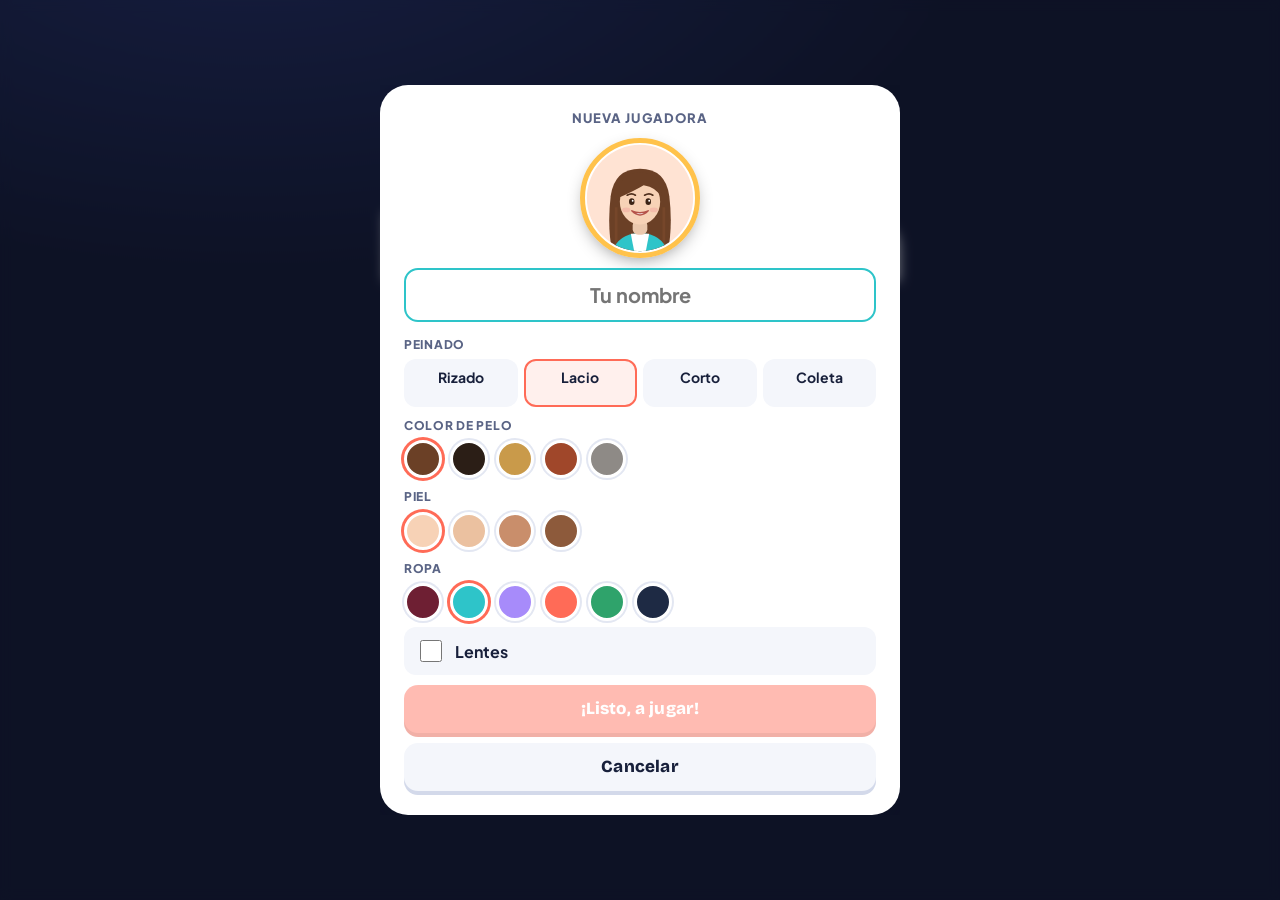
<file: index.html>
<!doctype html>
<html lang="es">
<head>
  <meta charset="utf-8">
  <meta name="viewport" content="width=device-width, initial-scale=1, viewport-fit=cover">
  <meta name="theme-color" content="#141B33">
  <meta name="apple-mobile-web-app-capable" content="yes">
  <meta name="apple-mobile-web-app-status-bar-style" content="black-translucent">
  <title>La Directora</title>
  <link rel="manifest" href="manifest.json">
  <link rel="apple-touch-icon" href="icons/apple-touch-icon.png">
  <link rel="icon" href="icons/icon.svg" type="image/svg+xml">
  <link rel="preconnect" href="https://fonts.googleapis.com">
  <link rel="stylesheet" href="https://fonts.googleapis.com/css2?family=Bricolage+Grotesque:opsz,wght@12..96,600;12..96,800&family=Plus+Jakarta+Sans:wght@400;500;700;800&display=swap">
  <link rel="stylesheet" href="css/styles.css">
</head>
<body>
  <div id="app"></div>
  <div id="overlay"></div>
  <canvas id="confetti" aria-hidden="true"></canvas>
  <script type="module" src="js/main.js"></script>
</body>
</html>
</file>
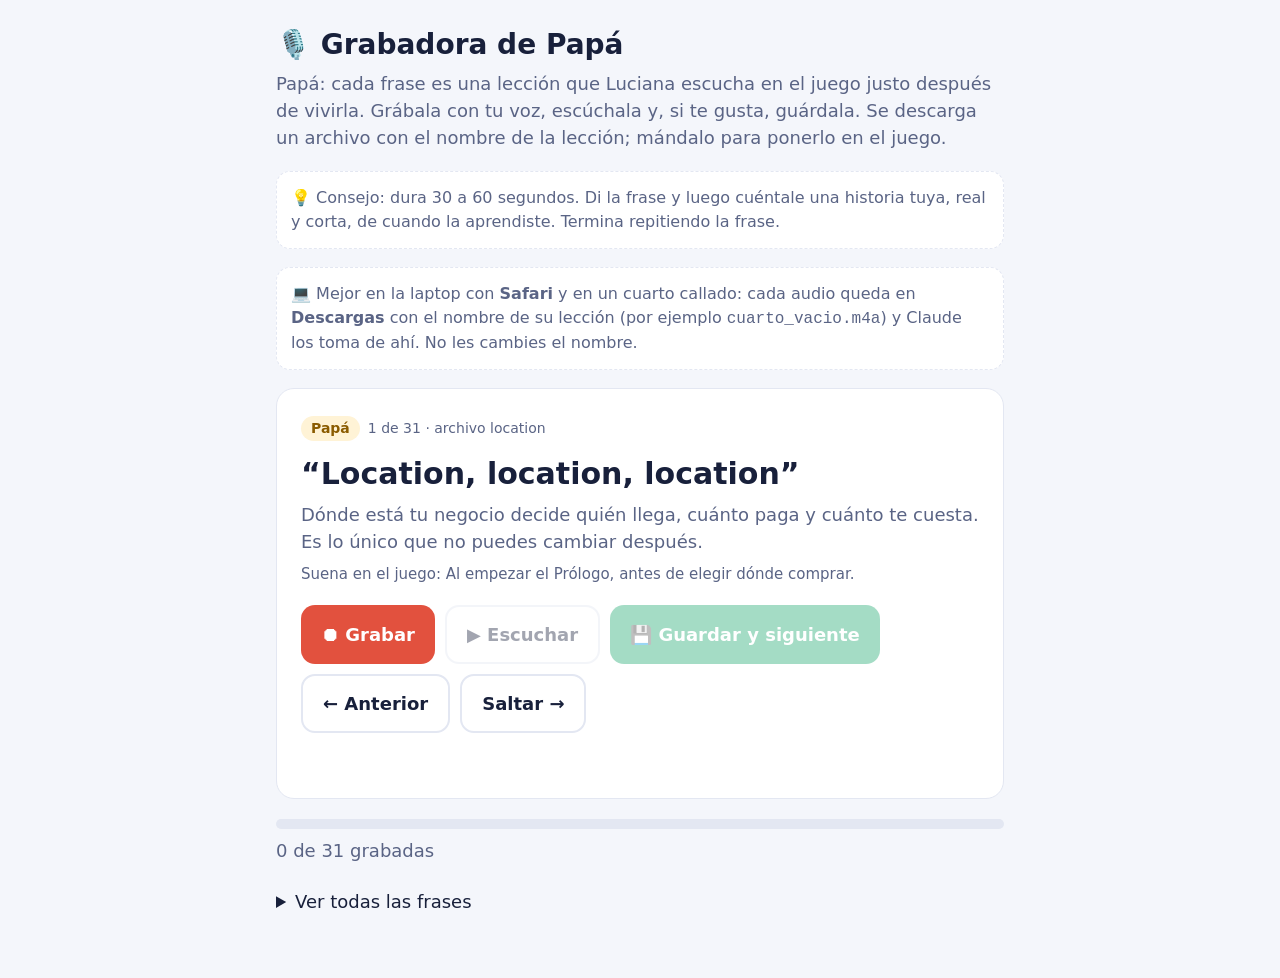
<file: grabar.html>
<!doctype html>
<html lang="es">
<head>
<meta charset="utf-8">
<meta name="viewport" content="width=device-width, initial-scale=1">
<title>Grabadora del Consejo</title>
<style>
  :root { --bg: #F4F6FB; --ink: #18203B; --muted: #5A6485; --card: #fff; --line: #E3E7F2; --coral: #FF6B57; --green: #1FA971; --red: #E2513E; }
  @media (prefers-color-scheme: dark) { :root:not([data-theme="light"]) { --bg: #141B33; --ink: #F1F3FA; --muted: #A9B3D6; --card: #1E2747; --line: #2A3560; } }
  :root[data-theme="dark"] { --bg: #141B33; --ink: #F1F3FA; --muted: #A9B3D6; --card: #1E2747; --line: #2A3560; }
  * { box-sizing: border-box; }
  body { margin: 0; background: var(--bg); color: var(--ink); font: 18px/1.5 -apple-system, system-ui, sans-serif; }
  main { max-width: 760px; margin: 0 auto; padding: 24px 16px 64px; }
  h1 { margin: 0 0 4px; font-size: 28px; }
  .sub { color: var(--muted); margin: 0 0 20px; }
  .card { background: var(--card); border: 1px solid var(--line); border-radius: 18px; padding: 24px; }
  .who { display: inline-block; font-size: 14px; font-weight: 700; padding: 2px 10px; border-radius: 99px; background: #FFF3D6; color: #8A5B00; }
  .num { color: var(--muted); font-size: 14px; margin-left: 8px; }
  .phrase { font-size: 30px; font-weight: 800; line-height: 1.25; margin: 14px 0 8px; }
  .meaning { color: var(--muted); margin: 0 0 8px; }
  .when { color: var(--muted); font-size: 15px; margin: 0 0 20px; }
  .row { display: flex; flex-wrap: wrap; gap: 10px; }
  button { font: inherit; font-weight: 700; border: 0; border-radius: 14px; padding: 14px 20px; cursor: pointer; color: #fff; background: var(--coral); min-height: 56px; }
  button.secondary { background: transparent; color: var(--ink); border: 2px solid var(--line); }
  button.rec { background: var(--red); }
  button.save { background: var(--green); }
  button:disabled { opacity: .4; cursor: default; }
  .status { margin-top: 14px; color: var(--muted); min-height: 1.5em; }
  .bar { height: 10px; background: var(--line); border-radius: 99px; overflow: hidden; margin: 20px 0 8px; }
  .bar div { height: 100%; background: var(--green); width: 0; }
  .tip { background: var(--card); border: 1px dashed var(--line); border-radius: 14px; padding: 14px; color: var(--muted); font-size: 16px; margin-bottom: 18px; }
  details { margin-top: 24px; }
  ol { padding-left: 24px; }
  li.done { color: var(--muted); text-decoration: line-through; }
  li { cursor: pointer; }
</style>
</head>
<body>
<main>
  <h1 id="title">🎙️ Grabadora del Consejo</h1>
  <p class="sub">Papá: cada frase es una lección que Luciana escucha en el juego justo después de vivirla. Grábala con tu voz, escúchala y, si te gusta, guárdala. Se descarga un archivo con el nombre de la lección; mándalo para ponerlo en el juego.</p>
  <div class="tip">💡 Consejo: dura 30 a 60 segundos. Di la frase y luego cuéntale una historia tuya, real y corta, de cuando la aprendiste. Termina repitiendo la frase.</div>
  <div class="tip">💻 Mejor en la laptop con <b>Safari</b> y en un cuarto callado: cada audio queda en <b>Descargas</b> con el nombre de su lección (por ejemplo <code>cuarto_vacio.m4a</code>) y Claude los toma de ahí. No les cambies el nombre.</div>
  <div id="wrong" class="tip" style="display:none;border-color:var(--red);color:var(--ink)">⚠️ Este navegador graba en un formato que el iPhone no reproduce. Abre esta página en <b>Safari</b>.</div>

  <div class="card">
    <span id="who" class="who"></span><span id="num" class="num"></span>
    <div id="phrase" class="phrase"></div>
    <p id="meaning" class="meaning"></p>
    <p id="when" class="when"></p>
    <div class="row">
      <button id="rec" class="rec">⏺ Grabar</button>
      <button id="play" class="secondary" disabled>▶ Escuchar</button>
      <button id="save" class="save" disabled>💾 Guardar y siguiente</button>
    </div>
    <div class="row" style="margin-top:10px">
      <button id="prev" class="secondary">← Anterior</button>
      <button id="skip" class="secondary">Saltar →</button>
    </div>
    <div id="status" class="status"></div>
  </div>

  <div class="bar"><div id="bar"></div></div>
  <div id="count" class="sub"></div>

  <details>
    <summary>Ver todas las frases</summary>
    <ol id="list"></ol>
  </details>
</main>

<script type="module">
import { LESSONS } from './js/data/lessons.js';
import { BOARD } from './js/data/world.js';

// Solo Papá graba: las lecciones de Alma y Marcela se leen en pantalla.
const QUIEN = (new URLSearchParams(location.search).get('quien') || 'papa').toLowerCase();
const F = LESSONS.filter((l) => !BOARD[QUIEN] || l.by === QUIEN);
const KEY = 'grabadora.directora.hechas';
let done = {};
try { done = JSON.parse(localStorage.getItem(KEY)) || {}; } catch (e) {}
const saveDone = () => { try { localStorage.setItem(KEY, JSON.stringify(done)); } catch (e) {} };

let i = Math.max(0, F.findIndex((f) => !done[f.id]));
let recorder = null, chunks = [], blob = null, stream = null;
const $ = (id) => document.getElementById(id);
// Safari graba en .m4a (se oye en todos lados); Chrome en .webm.
const MIME = ['audio/mp4', 'audio/webm;codecs=opus', 'audio/webm'].find((m) => window.MediaRecorder && MediaRecorder.isTypeSupported(m)) || '';
const EXT = MIME.includes('mp4') ? 'm4a' : 'webm';

if (EXT === 'webm') $('wrong').style.display = 'block';
if (BOARD[QUIEN]) $('title').textContent = `🎙️ Grabadora de ${BOARD[QUIEN].name}`;

function show() {
  const f = F[i];
  const n = F.filter((x) => done[x.id]).length;
  $('bar').style.width = (100 * n) / F.length + '%';
  $('count').textContent = `${n} de ${F.length} grabadas`;
  $('list').innerHTML = F.map((x, k) => `<li data-k="${k}" class="${done[x.id] ? 'done' : ''}">${BOARD[x.by].name} · “${x.phrase}”</li>`).join('');
  if (!f) { $('phrase').textContent = '¡Terminaste todas! Gracias. Avísale a Claude: los audios están en tu carpeta Descargas. 💛'; $('meaning').textContent = ''; $('when').textContent = ''; $('rec').disabled = true; return; }
  $('who').textContent = BOARD[f.by].name;
  $('num').textContent = `${i + 1} de ${F.length} · archivo ${f.id}`;
  $('phrase').textContent = `“${f.phrase}”`;
  $('meaning').textContent = f.meaning;
  $('when').textContent = `Suena en el juego: ${f.when}`;
  $('status').textContent = '';
  blob = null;
  $('play').disabled = $('save').disabled = true;
  $('rec').disabled = false;
}

$('rec').onclick = async () => {
  if (recorder && recorder.state === 'recording') { recorder.stop(); return; }
  if (!navigator.mediaDevices || !window.MediaRecorder) {
    $('status').textContent = 'Esta página no puede usar el micrófono aquí. Ábrela desde la dirección https del juego (GitHub).';
    return;
  }
  try {
    stream = await navigator.mediaDevices.getUserMedia({ audio: { echoCancellation: true, noiseSuppression: true } });
    chunks = [];
    recorder = new MediaRecorder(stream, MIME ? { mimeType: MIME } : undefined);
  } catch (e) { $('status').textContent = 'No se pudo usar el micrófono. Revisa el permiso del navegador.'; return; }
  recorder.ondataavailable = (e) => chunks.push(e.data);
  recorder.onstop = () => {
    stream.getTracks().forEach((t) => t.stop());
    blob = new Blob(chunks, { type: recorder.mimeType });
    $('rec').textContent = '⏺ Grabar otra vez';
    $('play').disabled = $('save').disabled = false;
    $('status').textContent = 'Escúchala. Si te gusta, guárdala.';
  };
  recorder.start();
  $('rec').textContent = '⏹ Parar';
  $('status').textContent = 'Grabando… di la frase y tu historia, luego toca Parar.';
};
$('play').onclick = () => { if (blob) new Audio(URL.createObjectURL(blob)).play(); };
$('save').onclick = () => {
  const f = F[i];
  const a = document.createElement('a');
  a.href = URL.createObjectURL(blob);
  a.download = `${f.id}.${EXT}`;
  a.click();
  done[f.id] = true; saveDone();
  $('rec').textContent = '⏺ Grabar';
  i++;
  show();
};
$('skip').onclick = () => { i = Math.min(F.length, i + 1); $('rec').textContent = '⏺ Grabar'; show(); };
$('prev').onclick = () => { i = Math.max(0, i - 1); $('rec').textContent = '⏺ Grabar'; show(); };
$('list').onclick = (e) => { const li = e.target.closest('li'); if (li) { i = +li.dataset.k; show(); scrollTo(0, 0); } };
show();
</script>
</body>
</html>
</file>
<file: css/styles.css>
/* La Directora — game UI. Dark twilight shell, bright cards, one coral action color. */
:root {
  --night: #141B33;
  --night-2: #1E2747;
  --night-3: #2A3560;
  --paper: #FFFFFF;
  --paper-2: #F4F6FB;
  --ink: #18203B;
  --ink-2: #5A6485;
  --line: #E3E7F2;
  --coral: #FF6B57;
  --coral-dark: #E2513E;
  --aqua: #2EC4C9;
  --sun: #FFC24B;
  --mint: #4FD69C;
  --lilac: #A78BFA;
  --rose: #FF8FB1;
  --good: #1FA971;
  --bad: #E2513E;
  --warn: #D98E04;
  --f-display: "Bricolage Grotesque", "Avenir Next", system-ui, sans-serif;
  --f-body: "Plus Jakarta Sans", "Avenir Next", "Segoe UI", system-ui, sans-serif;
  --r-lg: 22px;
  --r-md: 16px;
  --r-sm: 12px;
  --shadow: 0 10px 30px -12px rgba(10, 16, 40, .45);
  --shadow-pop: 0 4px 0 rgba(0, 0, 0, .18);
  color-scheme: dark;
}

* { box-sizing: border-box; }
html, body { height: 100%; }
body {
  margin: 0;
  background: radial-gradient(1200px 600px at 20% -10%, #2B3A7A 0%, transparent 60%), var(--night);
  color: #fff;
  font-family: var(--f-body);
  font-size: 16px;
  line-height: 1.45;
  -webkit-font-smoothing: antialiased;
  -webkit-tap-highlight-color: transparent;
  overscroll-behavior: none;
}
#app { min-height: 100%; overflow-x: clip; padding: env(safe-area-inset-top) env(safe-area-inset-right) env(safe-area-inset-bottom) env(safe-area-inset-left); }
button { font: inherit; color: inherit; cursor: pointer; border: 0; background: none; }
button:disabled { cursor: not-allowed; opacity: .45; }
:focus-visible { outline: 3px solid var(--sun); outline-offset: 2px; border-radius: 10px; }
h1, h2, h3, h4 { font-family: var(--f-display); margin: 0; line-height: 1.1; text-wrap: balance; }
p { margin: 0; }
.num { font-variant-numeric: tabular-nums; }
.muted { color: var(--ink-2); }
.on-dark .muted, .muted-dark { color: #A9B3D6; }

/* ---------- Buttons ---------- */
.btn {
  display: inline-flex; align-items: center; justify-content: center; gap: 8px;
  min-height: 48px; padding: 0 22px; border-radius: 14px;
  font-family: var(--f-display); font-weight: 800; font-size: 17px; letter-spacing: .01em;
  transition: transform .08s ease, box-shadow .08s ease, filter .15s;
  user-select: none;
}
.btn:active:not(:disabled) { transform: translateY(3px); box-shadow: none; }
.btn-primary { background: var(--coral); color: #fff; box-shadow: 0 4px 0 var(--coral-dark); }
.btn-primary:hover:not(:disabled) { filter: brightness(1.05); }
.btn-secondary { background: var(--paper-2); color: var(--ink); box-shadow: 0 4px 0 #D3D9EA; }
.btn-ghost { background: rgba(255,255,255,.1); color: #fff; box-shadow: 0 4px 0 rgba(0,0,0,.25); }
.btn-big { min-height: 58px; font-size: 20px; padding: 0 30px; border-radius: 18px; }
.btn-block { width: 100%; }
.icon-btn {
  width: 44px; height: 44px; border-radius: 14px; display: grid; place-items: center;
  background: rgba(255,255,255,.1); font-size: 20px; position: relative;
}
.icon-btn .dot { position: absolute; top: 6px; right: 6px; width: 10px; height: 10px; border-radius: 50%; background: var(--coral); border: 2px solid var(--night); }

/* ---------- Title screen ---------- */
.title-screen { min-height: 100vh; display: grid; grid-template-rows: auto 1fr; position: relative; overflow: hidden; }
.title-scene { width: min(720px, 100%); margin: 0 auto; padding: max(14px, env(safe-area-inset-top)) 14px 0; }
.title-scene svg { width: 100%; height: auto; max-height: 52vh; display: block; border-radius: 28px; box-shadow: 0 30px 60px -30px rgba(255, 140, 105, .55); }
.title-content {
  position: relative; z-index: 1; align-self: start; padding: 22px max(20px, env(safe-area-inset-left)) 40px;
  display: grid; gap: 16px; justify-items: center; text-align: center;
}
.logo { font-family: var(--f-display); font-weight: 800; font-size: clamp(54px, 11vw, 104px); letter-spacing: -.03em; line-height: .9; }
.logo span { display: block; font-size: .32em; letter-spacing: .28em; font-weight: 600; color: var(--sun); margin-bottom: 8px; }
.title-sub { color: #C7CFEA; max-width: 34ch; font-size: 17px; }
.saying { background: rgba(255,255,255,.08); border: 1px solid rgba(255,255,255,.12); border-radius: 16px; padding: 10px 16px; max-width: 360px; display: grid; gap: 2px; }
.saying small { color: var(--sun); font-weight: 800; font-size: 12px; }
.saying b { font-family: var(--f-display); font-size: 18px; }
.title-actions { display: grid; gap: 12px; width: min(360px, 100%); }
.title-foot { display: flex; gap: 10px; justify-content: center; }

/* ---------- Shell ---------- */
.shell { min-height: 100vh; display: grid; grid-template-rows: auto 1fr; grid-template-columns: minmax(0, 1fr); }
.topbar {
  display: flex; align-items: center; gap: 12px; flex-wrap: wrap;
  padding: 10px max(14px, env(safe-area-inset-left)) 10px max(14px, env(safe-area-inset-right));
  background: rgba(20,27,51,.85); backdrop-filter: blur(10px); -webkit-backdrop-filter: blur(10px);
  position: sticky; top: 0; z-index: 5; border-bottom: 1px solid rgba(255,255,255,.06);
}
.brand { display: flex; flex-direction: column; min-width: 0; }
.brand b { font-family: var(--f-display); font-size: 20px; white-space: nowrap; overflow: hidden; text-overflow: ellipsis; }
.brand small { color: #A9B3D6; font-size: 13px; }
.chips { display: flex; gap: 8px; flex-wrap: wrap; flex: 1; justify-content: center; min-width: 0; }
.stat {
  display: flex; align-items: center; gap: 8px; padding: 6px 12px 6px 8px; border-radius: 14px;
  background: rgba(255,255,255,.08); min-width: 0;
}
.stat .ic { width: 28px; height: 28px; border-radius: 9px; display: grid; place-items: center; font-size: 15px; }
.stat b { font-size: 15px; font-variant-numeric: tabular-nums; display: block; line-height: 1.1; }
.stat small { font-size: 11px; color: #A9B3D6; display: block; line-height: 1.1; }
.stat.warn { background: rgba(255,107,87,.22); }
.actions { display: flex; gap: 8px; }

.stage {
  display: grid; grid-template-columns: minmax(0, 1.25fr) minmax(340px, 1fr); gap: 16px;
  padding: 16px max(14px, env(safe-area-inset-left)) 24px max(14px, env(safe-area-inset-right));
  align-items: start;
}
@media (max-width: 900px) { .stage { grid-template-columns: minmax(0, 1fr); } }
.scene-wrap { position: sticky; top: 84px; min-width: 0; }
@media (max-width: 900px) { .scene-wrap { position: relative; top: 0; } }
.scene { border-radius: var(--r-lg); overflow: hidden; box-shadow: var(--shadow); background: #BFE7EE; position: relative; }
.scene svg { display: block; width: 100%; height: auto; }
.scene-caption { margin-top: 10px; display: flex; gap: 14px; flex-wrap: wrap; font-size: 13px; color: #A9B3D6; }
.legend i { display: inline-block; width: 12px; height: 12px; border-radius: 4px; margin-right: 6px; vertical-align: -1px; }

/* ---------- Panel (right column) ---------- */
.panel { display: grid; gap: 14px; min-width: 0; }
.card { color-scheme: light; background: var(--paper); color: var(--ink); border-radius: var(--r-lg); padding: 18px; box-shadow: var(--shadow); min-width: 0; }
.card h3 { font-size: 22px; margin-bottom: 4px; }
.card .kicker { font-size: 12px; font-weight: 800; letter-spacing: .1em; text-transform: uppercase; color: var(--aqua); margin-bottom: 6px; display: block; }
.card-dark { background: var(--night-2); color: #fff; border: 1px solid rgba(255,255,255,.08); }
.row { display: flex; align-items: center; gap: 10px; }
.between { justify-content: space-between; }
.stack { display: grid; gap: 10px; }

/* Price rows */
.price-row { display: flex; align-items: center; justify-content: space-between; gap: 10px; padding: 12px; border-radius: var(--r-md); background: var(--paper-2); }
.price-row .name b { font-family: var(--f-display); font-size: 17px; display: block; }
.price-row .name small { color: var(--ink-2); font-size: 13px; }
.stepper { display: flex; align-items: center; gap: 6px; }
.stepper button { width: 44px; height: 44px; border-radius: 12px; background: #fff; box-shadow: 0 3px 0 #D3D9EA; font-size: 22px; font-weight: 800; color: var(--ink); }
.stepper button:active { transform: translateY(2px); box-shadow: none; }
.stepper .val { min-width: 84px; text-align: center; font-weight: 800; font-size: 18px; font-variant-numeric: tabular-nums; }
.vs-ref { font-size: 12px; font-weight: 700; padding: 2px 8px; border-radius: 99px; display: inline-block; margin-top: 3px; }
.vs-ref.hi { background: #FFE8E4; color: var(--bad); }
.vs-ref.lo { background: #E1F6EE; color: var(--good); }
.vs-ref.eq { background: #EEF1F8; color: var(--ink-2); }

/* Forecast bars */
.forecast { display: grid; grid-template-columns: repeat(7, 1fr); gap: 6px; align-items: end; height: 96px; margin-top: 10px; }
.fbar { display: grid; grid-template-rows: 1fr auto; gap: 4px; height: 100%; text-align: center; }
.fbar .b { align-self: end; border-radius: 8px 8px 4px 4px; background: var(--aqua); min-height: 6px; position: relative; }
.fbar.hot .b { background: var(--coral); }
.fbar.today .b { outline: 3px solid var(--sun); outline-offset: 2px; }
.fbar small { font-size: 11px; font-weight: 700; color: var(--ink-2); }
.cap-line { font-size: 12px; color: var(--ink-2); }

/* Projection */
.projection { display: grid; grid-template-columns: repeat(3, 1fr); gap: 8px; }
.proj { background: var(--paper-2); border-radius: var(--r-sm); padding: 10px; min-width: 0; }
.proj small { display: block; font-size: 11px; color: var(--ink-2); font-weight: 700; text-transform: uppercase; letter-spacing: .05em; }
.proj b { font-size: 18px; font-variant-numeric: tabular-nums; }
.alert { border-radius: var(--r-sm); padding: 10px 12px; font-size: 14px; font-weight: 600; display: flex; gap: 8px; align-items: flex-start; }
.alert.bad { background: #FFE8E4; color: #9E2E1F; }
.alert.good { background: #E1F6EE; color: #11744B; }
.alert.info { background: #E6F7F8; color: #11686B; }

/* Staff */
.staff { display: flex; gap: 6px; flex-wrap: wrap; }
.person { width: 38px; height: 38px; border-radius: 50%; display: grid; place-items: center; font-size: 18px; background: #E9ECF6; }
.toggle { display: flex; align-items: center; gap: 10px; padding: 10px 12px; border-radius: var(--r-sm); background: var(--paper-2); cursor: pointer; }
.toggle input { width: 22px; height: 22px; accent-color: var(--coral); }

/* Event card */
.event-card { background: #fff; color: var(--ink); border-radius: 26px; padding: 22px; box-shadow: 0 14px 0 -6px var(--sun), var(--shadow); width: min(480px, 100%); }
.event-card .kind { font-size: 12px; font-weight: 800; letter-spacing: .1em; text-transform: uppercase; }
.event-card h3 { font-size: 26px; margin: 6px 0 8px; }
.event-card p { color: var(--ink-2); }
.option { width: 100%; text-align: left; border: 2px solid var(--line); border-radius: var(--r-md); padding: 12px 14px; margin-top: 10px; background: #fff; transition: border-color .15s, transform .08s; color: var(--ink); }
.option:hover { border-color: var(--aqua); }
.option:active { transform: scale(.99); }
.option b { font-family: var(--f-display); font-size: 17px; display: block; }
.fx { display: flex; gap: 6px; flex-wrap: wrap; margin-top: 6px; }
.fx span { font-size: 12px; font-weight: 800; padding: 2px 8px; border-radius: 8px; }
.fx .up { background: #E1F6EE; color: #11744B; }
.fx .dn { background: #FFE8E4; color: #9E2E1F; }
.fx .q { background: #FFF3D6; color: #8A5B00; }

/* Month progress */
.progress-card { gap: 8px; }
.days-left { text-align: center; background: rgba(255,255,255,.08); border-radius: 14px; padding: 6px 10px; line-height: 1; }
.days-left b { display: block; font-family: var(--f-display); font-size: 24px; color: var(--sun); }
.days-left small { font-size: 11px; color: #A9B3D6; }
.goal { display: grid; grid-template-columns: 46px 1fr 22px; gap: 8px; align-items: center; }
.gstars { font-size: 11px; letter-spacing: -2px; }
.gbody small { color: #C7CFEA; font-size: 12.5px; }
.gbody b { font-size: 13.5px; font-variant-numeric: tabular-nums; }
.gbar { height: 8px; border-radius: 99px; background: rgba(255,255,255,.12); overflow: hidden; margin-top: 4px; }
.gbar i { display: block; height: 100%; background: var(--aqua); border-radius: 99px; transition: width .6s ease; }
.goal.ok .gbar i { background: var(--mint); }
.gcheck { width: 22px; height: 22px; border-radius: 50%; border: 2px solid rgba(255,255,255,.25); display: grid; place-items: center; font-size: 12px; font-weight: 800; }
.goal.ok .gcheck { background: var(--mint); border-color: var(--mint); color: var(--ink); }

.challenge { display: grid; grid-template-columns: 34px 1fr; gap: 10px; align-items: center; background: rgba(255,194,75,.12); border: 1px dashed rgba(255,194,75,.5); border-radius: 14px; padding: 10px 12px; font-size: 14px; color: #fff; }
.challenge .cicon { font-size: 24px; }
.challenge small { display: block; color: var(--sun); font-weight: 800; font-size: 11.5px; text-transform: uppercase; letter-spacing: .04em; }

.ev-icon { width: 64px; height: 64px; border-radius: 20px; display: grid; place-items: center; font-size: 34px; margin-bottom: 10px; }
.review { background: #FFFBF2; border: 1px solid #F3E6D3; border-radius: 16px; padding: 12px 14px; display: grid; gap: 6px; }
.rv-head { display: grid; grid-template-columns: 36px 1fr auto; gap: 10px; align-items: center; }
.rv-ava { width: 36px; height: 36px; border-radius: 50%; background: var(--lilac); color: #fff; display: grid; place-items: center; font-weight: 800; }
.rv-head small { display: block; color: var(--ink-2); font-size: 12px; }
.rv-stars { color: #E8A600; letter-spacing: 1px; font-size: 15px; }
.review p { font-size: 15px; font-style: italic; color: #4A3B22; }
.float-money { position: absolute; left: 50%; top: 40%; transform: translate(-50%, 0); font-family: var(--f-display); font-weight: 800; font-size: clamp(30px, 7vw, 48px); padding: 6px 18px; border-radius: 16px; animation: floatUp 1.1s ease-out forwards; pointer-events: none; box-shadow: var(--shadow); }
.float-money.up { background: var(--mint); color: var(--ink); }
.float-money.down { background: var(--coral); color: #fff; }
@keyframes floatUp { 0% { opacity: 0; transform: translate(-50%, 20px) scale(.8); } 25% { opacity: 1; transform: translate(-50%, 0) scale(1.08); } 100% { opacity: 1; transform: translate(-50%, -30px) scale(1); } }
.sparkle { animation: sparkle .7s ease-out forwards; }
@keyframes sparkle { from { opacity: 1; transform: scale(.4); } to { opacity: 0; transform: scale(1.6); } }

/* Results */
.kpis { display: grid; grid-template-columns: repeat(3, 1fr); gap: 8px; }
.kpi { background: var(--paper-2); border-radius: var(--r-sm); padding: 10px; min-width: 0; }
.kpi small { display: block; font-size: 11px; color: var(--ink-2); font-weight: 800; text-transform: uppercase; letter-spacing: .05em; }
.kpi b { font-size: 20px; font-variant-numeric: tabular-nums; display: block; }
.kpi .d { font-size: 12px; font-weight: 800; }
.d.up { color: var(--good); } .d.dn { color: var(--bad); }
@media (max-width: 420px) { .kpi b, .proj b { font-size: 16px; } .kpi, .proj { padding: 8px; } .kpi small, .proj small { font-size: 10px; } }
.chain { display: flex; flex-wrap: wrap; align-items: center; gap: 6px; padding: 10px 12px; border-radius: var(--r-sm); background: var(--paper-2); }
.chain span { font-weight: 700; font-size: 14px; background: #fff; border-radius: 10px; padding: 4px 10px; box-shadow: 0 2px 0 #DCE1EE; }
.chain i { font-style: normal; font-weight: 800; color: var(--coral); }
.chain.bad { background: #FFF0ED; }
.chain.good { background: #E9F8F1; }
.pl { display: grid; gap: 4px; font-size: 14px; }
.pl .ln { display: flex; justify-content: space-between; gap: 10px; }
.pl .tot { border-top: 2px solid var(--line); padding-top: 6px; margin-top: 4px; font-weight: 800; }
details.more summary { cursor: pointer; font-weight: 700; color: var(--aqua); font-size: 14px; list-style: none; }
details.more summary::-webkit-details-marker { display: none; }

/* Botones the cat */
.botones { display: flex; gap: 12px; align-items: flex-start; }
.botones .cat { width: 54px; height: 54px; flex: none; }
.bubble { background: #fff; color: var(--ink); border-radius: 18px 18px 18px 4px; padding: 10px 14px; font-size: 15px; box-shadow: var(--shadow); font-weight: 600; }
.bubble b { color: var(--coral); }

/* Main action stays reachable with the thumb on iPhone. */
.cta-bar { position: sticky; bottom: 0; z-index: 4; padding: 10px 0 max(10px, env(safe-area-inset-bottom)); background: linear-gradient(to top, var(--night) 70%, rgba(20,27,51,0)); }

/* iPhone: compact top bar, chips scroll sideways, smaller headings. */
@media (max-width: 640px) {
  .topbar { gap: 8px; padding-top: max(8px, env(safe-area-inset-top)); }
  .brand { flex: 1; }
  .brand b { font-size: 18px; }
  .chips { order: 3; flex: 1 1 100%; width: 100%; flex-wrap: nowrap; overflow-x: auto; justify-content: flex-start; scrollbar-width: none; }
  .chips::-webkit-scrollbar { display: none; }
  .stat { flex: none; }
  .stage { padding-top: 10px; gap: 12px; }
  .card { padding: 14px; border-radius: 18px; }
  .card h3 { font-size: 20px; }
  .scene { border-radius: 18px; }
  .price-row { flex-wrap: wrap; }
  .stepper .val { min-width: 74px; }
  .page { padding-top: 14px; }
}

/* ---------- Overlay / modal ---------- */
#overlay:empty { display: none; }
#overlay {
  position: fixed; inset: 0; z-index: 50; display: grid; place-items: center; padding: 20px;
  background: rgba(10, 14, 30, .62); backdrop-filter: blur(6px); -webkit-backdrop-filter: blur(6px);
  animation: fade .2s ease;
}
.modal { width: min(520px, 100%); max-height: calc(100vh - 40px); overflow: auto; animation: pop .28s cubic-bezier(.2, 1.4, .4, 1); }
@keyframes fade { from { opacity: 0; } }
@keyframes pop { from { transform: scale(.88) translateY(12px); opacity: 0; } }
.msg-card { color-scheme: light; background: #fff; color: var(--ink); border-radius: 28px; padding: 24px; box-shadow: var(--shadow); text-align: center; display: grid; gap: 14px; justify-items: center; }
.msg-card .from { font-size: 13px; font-weight: 800; letter-spacing: .08em; text-transform: uppercase; color: var(--ink-2); }
.msg-card .quote { font-family: var(--f-display); font-size: clamp(24px, 4.6vw, 32px); font-weight: 800; line-height: 1.1; }
.msg-card .meaning { color: var(--ink-2); font-size: 16px; max-width: 40ch; }
.avatar { flex: none; width: 76px; height: 76px; border-radius: 50%; display: grid; place-items: center; font-family: var(--f-display); font-weight: 800; font-size: 30px; color: var(--ink); border: 4px solid #fff; box-shadow: 0 6px 18px -6px rgba(0,0,0,.4); }
.avatar.sm { width: 46px; height: 46px; font-size: 18px; border-width: 3px; }
.player { display: flex; align-items: center; gap: 12px; background: var(--paper-2); border-radius: 99px; padding: 6px 14px 6px 6px; width: 100%; max-width: 340px; }
.player button { width: 44px; height: 44px; border-radius: 50%; background: var(--coral); color: #fff; font-size: 16px; flex: none; }
.player .track { flex: 1; height: 8px; border-radius: 99px; background: #DCE1EE; overflow: hidden; }
.player .track i { display: block; height: 100%; width: 0; background: var(--coral); }
.lesson-head { position: relative; }
.lesson-icon { position: absolute; right: -14px; bottom: -6px; width: 40px; height: 40px; border-radius: 50%; background: #fff; display: grid; place-items: center; font-size: 22px; box-shadow: 0 4px 10px -4px rgba(0,0,0,.35); }
.why { background: #FFF6E5; color: #6B4A00; border-radius: 14px; padding: 10px 12px; font-size: 14.5px; text-align: left; width: 100%; }
.why.good { background: #E9F8F1; color: #11603F; }
.es { margin-top: -8px; color: var(--ink-2); font-style: italic; font-size: 15px; }
.tip-box { background: #EEF9FA; color: #0F5C60; border-radius: 14px; padding: 10px 12px; font-size: 14.5px; text-align: left; width: 100%; }
.level-pill { font-size: 12px; font-weight: 800; padding: 4px 10px; border-radius: 99px; background: #F0EBFF; color: #5B3FC4; }
.badge-big { font-size: 64px; line-height: 1; filter: drop-shadow(0 8px 10px rgba(0,0,0,.2)); animation: wobble 1.2s ease; }
@keyframes wobble { 30% { transform: rotate(-10deg) scale(1.15); } 60% { transform: rotate(8deg); } }

.reward-list { display: grid; gap: 8px; width: 100%; text-align: left; }
.reward-row { display: grid; grid-template-columns: 44px 1fr; gap: 10px; align-items: center; background: var(--paper-2); border-radius: 14px; padding: 10px 12px; }
.reward-row .ric { font-size: 30px; text-align: center; }
.reward-row b { display: block; font-family: var(--f-display); }
.reward-row small { color: var(--ink-2); }

#confetti { position: fixed; inset: 0; width: 100%; height: 100%; pointer-events: none; z-index: 60; }

.toast { position: fixed; left: 50%; bottom: max(20px, env(safe-area-inset-bottom)); transform: translateX(-50%); background: #fff; color: var(--ink); padding: 12px 18px; border-radius: 16px; font-weight: 700; box-shadow: var(--shadow); z-index: 70; animation: pop .25s ease; max-width: calc(100vw - 32px); }

/* ---------- Full-page screens (prologue, book, parent, board) ---------- */
.page { max-width: 1040px; margin: 0 auto; padding: 22px max(16px, env(safe-area-inset-left)) 48px max(16px, env(safe-area-inset-right)); display: grid; gap: 18px; }
.page-head { display: flex; align-items: center; gap: 12px; }
.page-head h2 { font-size: clamp(26px, 4vw, 36px); }
.steps { display: flex; gap: 6px; }
.steps i { width: 26px; height: 6px; border-radius: 99px; background: rgba(255,255,255,.18); }
.steps i.on { background: var(--sun); }
.grid3 { display: grid; grid-template-columns: repeat(3, 1fr); gap: 14px; }
.grid2 { display: grid; grid-template-columns: repeat(2, 1fr); gap: 14px; }
@media (max-width: 820px) { .grid3, .grid2 { grid-template-columns: 1fr; } }
.choice { text-align: left; background: #fff; color: var(--ink); border-radius: var(--r-lg); padding: 0; overflow: hidden; border: 3px solid transparent; box-shadow: var(--shadow); transition: transform .12s, border-color .15s; display: grid; }
.choice:hover { transform: translateY(-3px); }
.choice.sel { border-color: var(--coral); }
.choice .art { height: 120px; }
.choice .body { padding: 14px 16px 16px; display: grid; gap: 8px; }
.choice h3 { font-size: 22px; }
.facts { display: grid; gap: 4px; font-size: 14px; }
.facts .ln { display: flex; justify-content: space-between; gap: 8px; }
.facts .ln span { color: var(--ink-2); }
.facts .ln b { font-variant-numeric: tabular-nums; text-align: right; }
.seg-bars { display: grid; gap: 4px; }
.seg { display: grid; grid-template-columns: 22px 1fr 38px; gap: 6px; align-items: center; font-size: 12px; }
.seg .bar { height: 8px; background: #E9ECF6; border-radius: 99px; overflow: hidden; }
.seg .bar i { display: block; height: 100%; background: var(--lilac); }
.attr { text-align: left; background: #fff; color: var(--ink); border-radius: var(--r-md); padding: 14px; border: 3px solid transparent; box-shadow: var(--shadow); display: grid; gap: 6px; }
.attr.sel { border-color: var(--coral); }
.attr .top { display: flex; align-items: center; gap: 10px; }
.attr .top span { font-size: 28px; }
.attr .likes { display: flex; gap: 6px; flex-wrap: wrap; font-size: 12px; }
.attr .likes em { font-style: normal; padding: 2px 8px; border-radius: 8px; background: #F0EBFF; color: #5B3FC4; font-weight: 700; }
.attr .likes em.no { background: #FFE8E4; color: #9E2E1F; }
.text-input { width: 100%; min-height: 54px; border-radius: 14px; border: 2px solid var(--line); padding: 0 16px; font: inherit; font-size: 20px; font-weight: 700; color: var(--ink); background: #fff; }
.text-input:focus { outline: none; border-color: var(--aqua); }
textarea.text-input { min-height: 96px; padding: 12px 16px; font-size: 16px; font-weight: 500; resize: vertical; }

/* Lesson book */
.tabs { display: flex; gap: 8px; flex-wrap: wrap; }
.tab { padding: 10px 16px; border-radius: 12px; background: rgba(255,255,255,.08); font-weight: 800; }
.tab.on { background: #fff; color: var(--ink); }
.lesson-grid { display: grid; grid-template-columns: repeat(auto-fill, minmax(220px, 1fr)); gap: 12px; }
.lcard { border-radius: var(--r-md); padding: 14px; background: var(--night-2); border: 1px solid rgba(255,255,255,.08); display: grid; gap: 8px; align-content: start; text-align: left; min-height: 150px; }
.lcard.l1 { background: #fff; color: var(--ink); }
.lcard.l2 { background: linear-gradient(140deg, #FFFFFF, #E6F7F8); color: var(--ink); border: 2px solid var(--aqua); }
.lcard.l3 { background: linear-gradient(140deg, #FFF6DA, #FFD978); color: var(--ink); border: 2px solid #E8A600; }
.lcard .q { font-family: var(--f-display); font-weight: 800; font-size: 18px; line-height: 1.15; }
.lcard.l0 .q { color: #5F6A91; }
.lcard.review { background: rgba(255,255,255,.06); border: 2px dashed var(--aqua); color: #fff; cursor: pointer; }
.lcard.review .q { color: #fff; }
.lcard.review .muted { color: #B9C2E6; }
.level-pill.review { background: #DDF6F7; color: #0F5C60; }
.review-banner { background: #DDF6F7; color: #0F5C60; border-radius: var(--r-md); padding: 12px 14px; font-weight: 700; }
.review-q { font-size: 17px; font-weight: 700; text-align: left; line-height: 1.35; }
.review-opts { display: grid; gap: 10px; width: 100%; }
.review-opts .btn { white-space: normal; text-align: left; line-height: 1.3; }
.badge-grid { display: grid; grid-template-columns: repeat(auto-fill, minmax(150px, 1fr)); gap: 12px; }
.bcard { border-radius: var(--r-md); padding: 14px; text-align: center; background: var(--night-2); border: 1px solid rgba(255,255,255,.08); display: grid; gap: 6px; justify-items: center; }
.bcard .ic { font-size: 40px; }
.bcard.locked .ic { filter: grayscale(1) opacity(.35); }
.bcard b { font-family: var(--f-display); }
.bcard small { color: #A9B3D6; font-size: 12px; }
.bcard.got { background: #fff; color: var(--ink); }
.bcard.got small { color: var(--ink-2); }
.rank-bar { height: 12px; border-radius: 99px; background: rgba(255,255,255,.12); overflow: hidden; }
.rank-bar i { display: block; height: 100%; background: linear-gradient(90deg, var(--sun), var(--coral)); }
.ranks { display: flex; gap: 8px; flex-wrap: wrap; }
.ranks span { padding: 6px 12px; border-radius: 99px; font-size: 13px; font-weight: 800; background: rgba(255,255,255,.08); color: #A9B3D6; }
.ranks span.done { background: rgba(255,194,75,.2); color: var(--sun); }
.ranks span.now { background: var(--coral); color: #fff; }

/* Board meeting */
.board-table { display: grid; grid-template-columns: repeat(3, minmax(0, 1fr)); gap: 8px; max-width: 520px; margin: 0 auto; width: 100%; }
@media (max-width: 520px) { .board-table .avatar { width: 58px; height: 58px; font-size: 24px; } .seat small { font-size: 10.5px; } }
.seat { text-align: center; display: grid; justify-items: center; gap: 6px; }
.seat b { font-size: 14px; }
.seat small { font-size: 12px; color: #A9B3D6; }
.kpi-pick { display: grid; grid-template-columns: repeat(auto-fill, minmax(200px, 1fr)); gap: 10px; }
.kpi-pick button { text-align: left; background: #fff; color: var(--ink); border-radius: var(--r-md); padding: 12px 14px; border: 3px solid transparent; display: grid; gap: 2px; }
.kpi-pick button.sel { border-color: var(--coral); }
.kpi-pick button b { font-size: 20px; font-variant-numeric: tabular-nums; }
.kpi-pick button.bad b { color: var(--bad); }
.qcard .option.right { border-color: var(--good); background: #E9F8F1; }
.qcard .option.wrong { border-color: var(--bad); background: #FFF0ED; }
.meter { height: 14px; border-radius: 99px; background: rgba(255,255,255,.14); overflow: hidden; }
.meter i { display: block; height: 100%; background: linear-gradient(90deg, var(--coral), var(--sun), var(--mint)); transition: width 1s ease; }
.star-row { font-size: 44px; letter-spacing: 6px; }
.star-row .off { opacity: .2; filter: grayscale(1); }

/* Parent panel */
.pin { display: flex; gap: 10px; justify-content: center; }
.pin input { width: 56px; height: 64px; text-align: center; font-size: 28px; font-weight: 800; border-radius: 14px; border: 2px solid var(--line); color: var(--ink); }
.audio-row { display: grid; grid-template-columns: 46px 1fr auto; gap: 12px; align-items: center; padding: 12px; border-radius: var(--r-md); background: #fff; color: var(--ink); }
.audio-row .q { font-family: var(--f-display); font-weight: 800; }
.audio-row small { color: var(--ink-2); display: block; }
.audio-row .ctrl { display: flex; gap: 6px; flex-wrap: wrap; justify-content: flex-end; }
.audio-row .ctrl button, .audio-row .ctrl label { padding: 8px 12px; border-radius: 10px; background: var(--paper-2); font-weight: 700; font-size: 14px; cursor: pointer; }
.audio-row .ctrl .rec { background: var(--coral); color: #fff; }
.audio-row .ctrl .rec.on { animation: pulse 1s infinite; }
@keyframes pulse { 50% { filter: brightness(1.3); } }
.has-audio { color: var(--good); font-weight: 800; font-size: 12px; }
@media (max-width: 640px) { .audio-row { grid-template-columns: 46px 1fr; } .audio-row .ctrl { grid-column: 1 / -1; justify-content: flex-start; } }

/* Scene animation */
.room { transition: fill .5s ease; }
.guest { transition: opacity .4s ease, transform .4s ease; }
.room-g.hidden-guest .guest { opacity: 0; transform: translateY(8px); }
.walker { animation: walk 2.6s ease-in-out infinite; }
@keyframes walk { 0% { transform: translateX(0); } 50% { transform: translateX(-60px); } 100% { transform: translateX(0); } }
.cat-tail { transform-origin: 0 0; animation: tail 2.4s ease-in-out infinite; }
@keyframes tail { 50% { transform: rotate(22deg); } }
.wave { animation: waves 6s ease-in-out infinite; }
@keyframes waves { 50% { transform: translateX(-30px); } }
.zzz { animation: zz 2.4s ease-in-out infinite; }
@keyframes zz { 50% { transform: translateY(-6px); opacity: .5; } }

.flag { transform-origin: left center; animation: flag 1.6s ease-in-out infinite; transform-box: fill-box; }
@keyframes flag { 50% { transform: skewY(6deg) scaleX(.92); } }
.boat { animation: boat 7s ease-in-out infinite; }
@keyframes boat { 50% { transform: translate(-40px, 2px); } }
.birds { animation: birds 9s linear infinite; }
@keyframes birds { from { transform: translateX(-120px); } to { transform: translateX(700px); } }

/* ---------- Area banners ---------- */
.area-hero { display: grid; grid-template-columns: 54px 1fr; gap: 4px 12px; align-items: center; padding: 14px 16px; border-radius: var(--r-lg); color: #fff; background: linear-gradient(135deg, var(--a1, #2B3A7A), var(--a2, #4B3A8A)); box-shadow: var(--shadow); }
.area-hero .ah-icon { grid-row: span 2; width: 54px; height: 54px; border-radius: 16px; display: grid; place-items: center; font-size: 30px; background: rgba(255,255,255,.18); }
.area-hero b { font-family: var(--f-display); font-size: 22px; display: block; }
.area-hero small { color: rgba(255,255,255,.85); font-size: 13.5px; }
.ah-kpi { grid-column: 2; justify-self: start; font-size: 13px; font-weight: 800; padding: 4px 10px; border-radius: 99px; background: rgba(255,255,255,.2); }
.ah-kpi.warn { background: rgba(255,107,87,.9); }
.a-equipo { --a1: #E2513E; --a2: #FF8F6B; }
.a-ventas { --a1: #1B8FA0; --a2: #2EC4C9; }
.a-servicio { --a1: #6C5CE7; --a2: #A78BFA; }
.a-restaurante { --a1: #D98E04; --a2: #FFC24B; }
.a-hotel { --a1: #2F6B4F; --a2: #4FD69C; }
.a-competencia { --a1: #1F6FEB; --a2: #5FA8D3; }
.a-plan { --a1: #8A3FFC; --a2: #FF8FB1; }

/* ---------- Players ---------- */
.players { max-width: 760px; text-align: center; display: grid; gap: 18px; justify-items: center; padding-top: max(28px, env(safe-area-inset-top)); }
.players h2 { font-size: clamp(28px, 6vw, 40px); }
.logo.small { font-size: clamp(36px, 8vw, 56px); }
.player-grid { display: grid; grid-template-columns: repeat(auto-fill, minmax(150px, 1fr)); gap: 14px; width: 100%; }
.player-card { background: var(--night-2); border: 1px solid rgba(255,255,255,.1); border-radius: var(--r-lg); padding: 14px 10px 10px; display: grid; gap: 8px; justify-items: center; color: #fff; }
.pc-main { display: grid; gap: 6px; justify-items: center; width: 100%; }
.pc-main b { font-family: var(--f-display); font-size: 20px; }
.pc-main small, .player-card.new small { color: #A9B3D6; font-size: 12.5px; line-height: 1.25; }
.player-card .portrait.big { width: 96px; height: 96px; }
.pc-tools { display: flex; gap: 6px; }
.pc-tools button { font-size: 12.5px; font-weight: 700; color: #C7CFEA; padding: 6px 10px; border-radius: 99px; background: rgba(255,255,255,.08); }
.player-card.new { border-style: dashed; border-color: rgba(255,194,75,.5); align-content: center; min-height: 190px; }
.player-card.new .plus { width: 72px; height: 72px; border-radius: 50%; display: grid; place-items: center; font-size: 34px; background: rgba(255,194,75,.18); color: var(--sun); }
.player-card.new b { font-family: var(--f-display); font-size: 18px; }
.editor { gap: 10px; }
.editor .text-input { text-align: center; font-size: 20px; font-weight: 700; }
.editor-prev { border: 5px solid var(--sun); }
.editor-rows { display: grid; gap: 6px; width: 100%; text-align: left; }
.editor-rows > small { font-weight: 800; font-size: 12px; letter-spacing: .06em; text-transform: uppercase; color: var(--ink-2); margin-top: 4px; }
.swatches { display: flex; gap: 8px; flex-wrap: wrap; }
.sw { width: 38px; height: 38px; border-radius: 50%; border: 3px solid #fff; box-shadow: 0 0 0 2px var(--line); }
.sw.on { box-shadow: 0 0 0 3px var(--coral); }
button.brand { text-align: left; padding: 0; color: #fff; }

/* ---------- Advice after each card ---------- */
.advice { border-radius: var(--r-sm); padding: 10px 12px; font-size: 14.5px; line-height: 1.4; background: #FFF6E5; color: #5E4200; border-left: 5px solid var(--sun); }
.advice.right { background: #E9F8F1; color: #11603F; border-left-color: var(--good); }
.advice.other { background: #FFF6E5; }
.advice em { font-style: normal; font-weight: 700; }

/* ---------- All-room price control ---------- */
.all-prices { background: #FFF6E5; border-radius: var(--r-md); padding: 10px 12px; display: grid; gap: 8px; }
.all-prices > .row b { font-family: var(--f-display); font-size: 17px; }
.preset-row { display: grid; grid-template-columns: repeat(4, minmax(0, 1fr)); gap: 6px; }
.preset { background: #fff; border: 2px solid var(--line); border-radius: 12px; padding: 6px 4px; display: grid; gap: 1px; color: var(--ink); min-height: 48px; }
.preset b { font-size: 15px; }
.preset small { font-size: 10.5px; color: var(--ink-2); }
.preset.on { border-color: var(--coral); background: #FFF0ED; }

/* ---------- Guided morning steps ---------- */
.checklist { background: var(--night-2); border: 1px solid rgba(255,255,255,.1); border-radius: var(--r-lg); padding: 10px 12px; display: grid; gap: 8px; }
.checklist > small { font-size: 12px; font-weight: 800; letter-spacing: .1em; text-transform: uppercase; color: var(--sun); }
.chk-row { display: grid; grid-template-columns: repeat(4, minmax(0, 1fr)); gap: 6px; }
.chk { display: grid; justify-items: center; gap: 4px; padding: 8px 4px; border-radius: 14px; background: rgba(255,255,255,.07); color: #DDE3F7; font-size: 12.5px; font-weight: 700; line-height: 1.15; text-align: center; position: relative; min-height: 64px; }
.chk i { position: absolute; top: 4px; right: 6px; font-style: normal; font-size: 12px; }
.chk.warn { background: rgba(255,107,87,.22); box-shadow: inset 0 0 0 2px var(--coral); }
.chk.ok { background: rgba(79,214,156,.16); }
.chk.ok i { color: var(--mint); }
.step-n { width: 28px; height: 28px; border-radius: 50%; display: inline-grid; place-items: center; background: var(--sun); color: var(--ink); font-family: var(--f-display); font-weight: 800; font-size: 15px; flex: none; }
.chk.warn .step-n { background: var(--coral); color: #fff; }
.step-head { display: grid; grid-template-columns: 34px 1fr 28px; gap: 8px; align-items: start; margin-bottom: 6px; }
.step-head .step-n { width: 34px; height: 34px; font-size: 18px; }
.step-head b { font-family: var(--f-display); font-size: 19px; display: block; line-height: 1.15; }
.step-head small { color: var(--ink-2); font-size: 14px; display: block; margin-top: 2px; }
.step-st { font-size: 20px; text-align: right; }
.step-card { scroll-margin-top: 90px; }
.step-card.warn { box-shadow: 0 0 0 3px var(--coral), var(--shadow); }
.step-card.warn .step-n { background: var(--coral); color: #fff; }
.step-card.ok .step-n { background: var(--mint); }

/* ---------- Luciana ---------- */
.portrait { border-radius: 50%; flex: none; box-shadow: 0 6px 18px -6px rgba(0,0,0,.45); }
.portrait svg { display: block; width: 100%; height: 100%; }
.portrait.mini { width: 40px; height: 40px; border: 2px solid var(--sun); }
.portrait.sm { width: 46px; height: 46px; border: 3px solid #fff; }
.portrait.big { width: 120px; height: 120px; border: 5px solid var(--sun); }
.portrait.hero { width: clamp(92px, 22vw, 132px); height: clamp(92px, 22vw, 132px); border: 5px solid var(--sun); box-shadow: 0 0 0 8px rgba(255,194,75,.18), 0 18px 40px -16px rgba(255,140,105,.7); }
.avatar.portrait-av { padding: 0; overflow: hidden; }
.avatar.portrait-av svg { width: 100%; height: 100%; display: block; }
.brand { flex-direction: row; align-items: center; gap: 10px; }
.brand > div { display: flex; flex-direction: column; min-width: 0; }
.title-hero { display: flex; align-items: center; gap: 18px; justify-content: center; flex-wrap: wrap; }
.logo em { display: block; font-style: normal; color: var(--coral); font-size: .62em; letter-spacing: -.01em; margin-top: 4px; }
.directora { animation: bob 3s ease-in-out infinite; }
.buzz { animation: bob 2.2s ease-in-out infinite; }
@keyframes bob { 50% { transform: translateY(-2px); } }

/* ---------- Business areas ---------- */
.area-tabs { display: flex; gap: 6px; overflow-x: auto; padding: 2px 2px 6px; scrollbar-width: none; -webkit-overflow-scrolling: touch; }
.area-tabs::-webkit-scrollbar { display: none; }
.atab { flex: none; display: flex; align-items: center; gap: 6px; padding: 9px 14px; border-radius: 99px; background: rgba(255,255,255,.08); color: #C7CFEA; font-weight: 800; font-size: 14px; position: relative; min-height: 42px; }
.atab span { font-size: 16px; }
.atab.on { background: var(--sun); color: var(--ink); }
.new-dot { width: 9px; height: 9px; border-radius: 50%; background: var(--coral); position: absolute; top: 4px; right: 6px; box-shadow: 0 0 0 2px var(--night); }
.cta-bar { display: flex; gap: 8px; }
.seg-ctl { display: grid; grid-auto-flow: column; grid-auto-columns: minmax(0, 1fr); gap: 6px; }
.seg-ctl button { background: var(--paper-2); border: 2px solid transparent; border-radius: var(--r-sm); padding: 8px 6px; display: grid; gap: 2px; text-align: center; color: var(--ink); min-height: 48px; }
.seg-ctl button b { font-size: 14px; line-height: 1.15; }
.seg-ctl button small { font-size: 11.5px; color: var(--ink-2); }
.seg-ctl button.on { border-color: var(--coral); background: #FFF0ED; }
.toggle.disabled { opacity: .5; cursor: not-allowed; }
.toggle span small { font-weight: 500; }
.skill { display: flex; gap: 8px; font-size: 26px; }
.skill span { opacity: .22; filter: grayscale(1); }
.skill span.on { opacity: 1; filter: none; }
.chan-table { display: grid; gap: 4px; font-size: 14px; }
.ct-row { display: grid; grid-template-columns: 1.3fr .8fr 1fr 1fr; gap: 6px; padding: 6px 8px; border-radius: 10px; background: var(--paper-2); align-items: center; font-variant-numeric: tabular-nums; }
.ct-row.head { background: none; font-size: 11.5px; font-weight: 800; text-transform: uppercase; letter-spacing: .04em; color: var(--ink-2); }
.pl b.neg { color: var(--bad); }
.pl b.pos { color: var(--good); }
.card .meter { background: #E9ECF6; }
.meter.big { height: 18px; }
.meter.big i { transition: width .6s ease; }
.season { display: flex; gap: 14px; align-items: flex-end; height: 84px; padding-top: 8px; }
.sbar { display: grid; justify-items: center; gap: 4px; }
.sbar i { width: 34px; border-radius: 8px 8px 4px 4px; display: block; }
.sbar small { font-size: 12px; color: var(--ink-2); }
.option.sel { border-color: var(--coral); background: #FFF6F4; }
.option small { display: block; margin-top: 2px; }
.vote { text-align: left; border-radius: 14px; padding: 10px 12px; background: var(--paper-2); display: grid; gap: 4px; }
.vote.yes { background: #E9F8F1; }
.vote.no { background: #FFF0ED; }
.vote small { color: var(--ink-2); font-size: 13.5px; }

/* Chapter opening and year close */
.chapter-card { text-align: center; }
.chapter-num { font-size: 13px; font-weight: 800; letter-spacing: .14em; text-transform: uppercase; color: var(--coral); background: #FFF0ED; padding: 4px 12px; border-radius: 99px; }
.chapter-icon { font-size: 56px; line-height: 1; animation: wobble 1.2s ease; }
.unlock-list { display: grid; gap: 6px; width: 100%; text-align: left; }
.unlock-list > small { font-weight: 800; font-size: 12px; letter-spacing: .08em; text-transform: uppercase; color: var(--ink-2); }
.unlock { display: grid; grid-template-columns: 32px 1fr; gap: 8px; align-items: start; background: var(--paper-2); border-radius: 12px; padding: 8px 10px; }
.unlock span { font-size: 20px; }
.unlock p { font-size: 14.5px; color: var(--ink); }
.diploma { border: 3px double var(--sun); border-radius: 18px; padding: 14px; display: grid; gap: 6px; background: #FFFBF0; width: 100%; }
.diploma small { color: var(--ink-2); }
.board-table.n4 { grid-template-columns: repeat(4, minmax(0, 1fr)); max-width: 640px; }
.board-table .presenter { grid-column: 1 / -1; margin-top: 4px; }
.board-table .presenter .portrait { width: 58px; height: 58px; border-color: var(--sun); }

@media (prefers-reduced-motion: reduce) {
  *, *::before, *::after { animation: none !important; transition: none !important; }
}

/* ---------- Tablero de Directoras ---------- */
.ranking .rk-title { font-size: 22px; margin-top: 6px; }
.rk-share { display: flex; gap: 10px; flex-wrap: wrap; }
.rk-share .btn { flex: 1 1 200px; }
.rk-cloud { color: #A9B3D6; font-weight: 700; }
.rk-players { display: grid; grid-template-columns: repeat(auto-fill, minmax(230px, 1fr)); gap: 10px; }
.rk-player { display: flex; align-items: center; gap: 10px; background: var(--night-2); border: 1px solid rgba(255,255,255,.1); border-radius: var(--r-md); padding: 10px 12px; min-width: 0; }
.rk-player > div { display: grid; min-width: 0; flex: 1; }
.rk-player b { font-family: var(--f-display); font-size: 17px; }
.rk-player small { color: #A9B3D6; font-size: 12.5px; overflow: hidden; text-overflow: ellipsis; white-space: nowrap; }
.rk-player .portrait.mini, .rk-faces .portrait.mini, .rk-table th .portrait.mini { width: 40px; height: 40px; flex: none; }
.rk-remove { width: 32px; height: 32px; border-radius: 50%; background: rgba(255,255,255,.08); color: #A9B3D6; flex: none; }
.rk-empty { display: grid; gap: 6px; }
.rk-records { display: grid; grid-template-columns: repeat(auto-fill, minmax(230px, 1fr)); gap: 12px; }
.rk-record { display: grid; gap: 10px; align-content: start; border: 3px solid transparent; }
.rk-record.mine { border-color: var(--sun); }
.rk-rec-head { display: flex; gap: 10px; align-items: center; }
.rk-rec-head > div { display: grid; }
.rk-rec-head small, .rk-leader small { color: var(--ink-2); }
.rk-ic { width: 40px; height: 40px; border-radius: 12px; display: grid; place-items: center; font-size: 22px; background: var(--paper-2); }
.rk-leader { display: flex; gap: 10px; align-items: center; }
.rk-leader > div:last-child { display: grid; }
.rk-leader b { font-family: var(--f-display); font-size: 18px; }
.rk-faces { display: flex; }
.rk-faces .portrait + .portrait { margin-left: -12px; }
.rk-mine { color: var(--ink-2); font-weight: 700; }
.rk-table-wrap { display: grid; gap: 10px; overflow-x: auto; }
.rk-table { width: 100%; border-collapse: separate; border-spacing: 4px; font-variant-numeric: tabular-nums; }
.rk-table th { font-size: 13px; color: var(--ink-2); font-weight: 800; text-align: center; }
.rk-table thead th { vertical-align: bottom; }
.rk-table thead th > * { display: block; margin: 0 auto; }
.rk-table tbody th { text-align: left; white-space: nowrap; }
.rk-table td { text-align: center; background: var(--paper-2); border-radius: 10px; padding: 6px 4px; min-width: 64px; }
.rk-table td.top { background: #FFF1CC; box-shadow: inset 0 0 0 2px var(--sun); }
.rk-table td small { display: block; color: var(--ink-2); font-size: 11.5px; }
.rk-stars { color: #E9A100; letter-spacing: 1px; font-size: 15px; }
.rk-personal { display: grid; gap: 6px; }
.family-btn { margin-top: 6px; }
.family-code { font-family: ui-monospace, Menlo, monospace; font-size: 20px; font-weight: 800; letter-spacing: 1px; background: var(--paper-2); border-radius: 12px; padding: 10px 14px; user-select: all; word-break: break-all; }
@media (max-width: 520px) {
  .rk-records { grid-template-columns: 1fr 1fr; gap: 10px; }
  .rk-record { padding: 12px; gap: 8px; }
  .rk-rec-head { flex-direction: column; align-items: flex-start; gap: 6px; }
  .rk-rec-head b { font-size: 15px; line-height: 1.15; }
  .rk-rec-head small, .rk-mine { font-size: 12px; }
  .rk-ic { width: 32px; height: 32px; font-size: 18px; }
  .rk-leader { flex-direction: column; align-items: flex-start; gap: 6px; }
  .rk-leader b { font-size: 16px; }
  .rk-faces .portrait.mini { width: 34px; height: 34px; }
}
</file>
